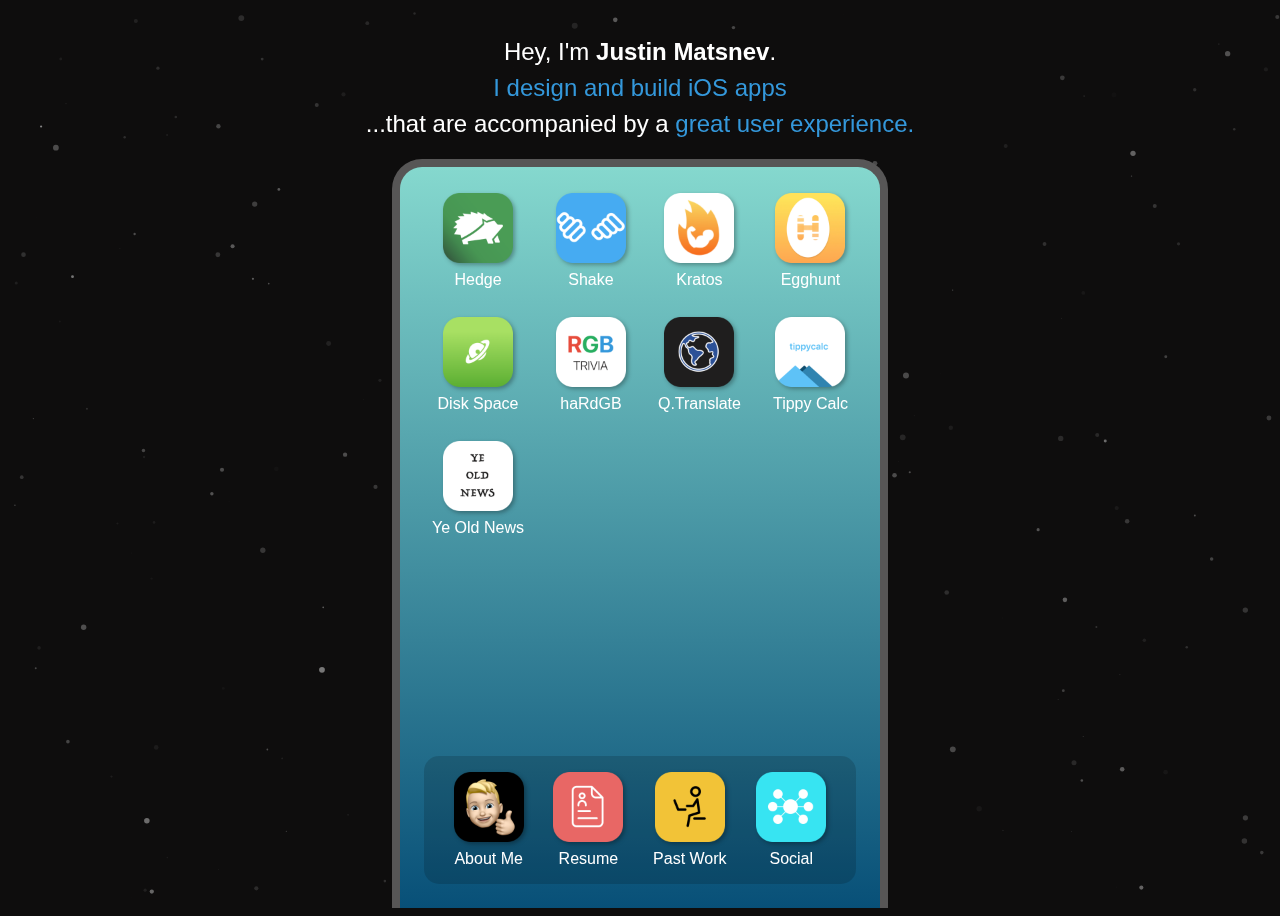
<file: index.html>
<!DOCTYPE html>
<html lang="en">
<head>
    <meta charset="UTF-8">
    <meta name="viewport" content="width=device-width, initial-scale=1.0">
    <link rel="stylesheet" type="text/css" href="css/main.css">
    <script src="main.js"></script>
    <script src="particles.js"></script>
    <title>Visiting Justin Matsnev</title>
</head>
<body>
    <div id="particles-js"></div>
    <div>
        <div id="intro">
            <h1 id="first-intro">Hey, I'm <b>Justin Matsnev</b>.</h1>
            <h1 id="secondary-intro">I design and build iOS apps</h1>
            <h1 id="tertiary-intro">...that are accompanied by a <span id="ux-title">great user experience.</span></h1>
        </div>
        <div id="iphone">
            <div class="grid-container">
                <div id="app" class="hedge-col-1">
                    <a id="app-title" href="hedge.html">
                        <img id="app-img" src="images/hedge.png" alt="Hedge Sports App">
                        Hedge
                    </a>
                </div>
                <div id="app" class="shake-col-2">
                    <a id="app-title" href="shake.html">
                        <img id="app-img" src="images/shake.png" alt="Shake App">
                        Shake
                    </a>
                </div>
                <div id="app" class="kratos-col-3">
                    <a id="app-title" href="kratos.html">
                        <img id="app-img" src="images/kratos.png" alt="Kratos App">
                        Kratos
                    </a>
                </div>
                <div id="app" class="eggseek-col-4">
                    <a id="app-title" href="eggseek.html">
                        <img id="app-img" src="images/eggseek.png" alt="Egghunt App">
                        Egghunt
                    </a>
                </div>
                <div id="app" class="diskspace-col-1">
                    <a id="app-title" href="diskspace.html">
                        <img id="app-img" src="images/diskspace.png" alt="Egghunt App">
                        Disk Space
                    </a>
                </div>
                <div id="app" class="rgb-col-2">
                    <a id="app-title" href="hardgb.html">
                        <img id="app-img" src="images/rgbtrivia.png" alt="Egghunt App">
                        haRdGB
                    </a>
                </div>
                <div id="app" class="qtranslate-col-3">
                    <a id="app-title" href="quicktranslate.html">
                        <img id="app-img" src="images/qtranslate.png" alt="Quick translate App">
                        Q.Translate
                    </a>
                </div>
                <div id="app" class="tippycalc-col-4">
                    <a id="app-title" href="tippycalc.html">
                        <img id="app-img" src="images/tippycalc.png" alt="TippyCalc App">
                        Tippy Calc
                    </a>
                </div>
                <div id="app" class="yeoldnews-col-1">
                    <a id="app-title" href="yeoldnews.html">
                        <img id="app-img" src="images/yeoldnews.png" alt="YeOldNews App">
                        Ye Old News
                    </a>
                </div>
            </div>

            <div class="dock-bar">
                <div id="app" class="aboutme-col-1">
                    <a id="app-title" href="aboutme.html">
                        <img id="app-img" src="images/me.png" alt="About me">
                        About Me
                    </a>
                </div>
                <div id="app" class="resume-col-2">
                    <a id="app-title" href="JustinMatsnev_iOSResume.pdf" target="_blank">
                        <img id="app-img" src="images/resume.png" alt="Resume">
                        Resume
                    </a>
                </div>
                <div id="app" class="pastwork-col-3">
                    <a id="app-title" href="work.html">
                        <img id="app-img" src="images/work.png" alt="Work">
                        Past Work
                    </a>
                </div>
                <div id="app" class="social-col-4">
                    <a id="app-title" href="social.html">
                        <img id="app-img" src="images/social.png" alt="Social">
                        Social
                    </a>
                </div>
            </div>
        </div>
    </div>
    <script src="main.js"></script>

</body>
</html>
</file>
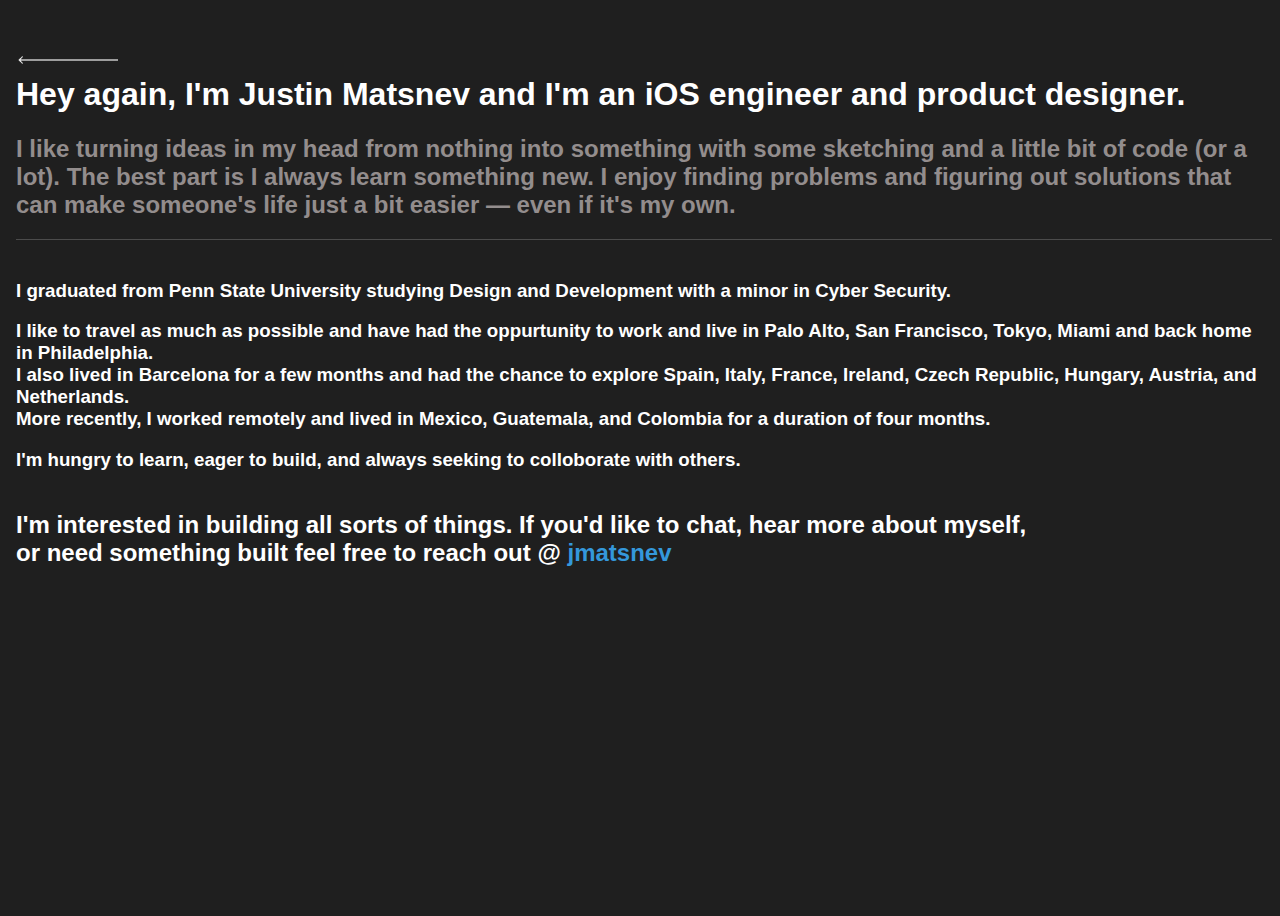
<file: aboutme.html>
<!DOCTYPE html>
<html lang="en">
<head>
    <meta charset="UTF-8">
    <meta name="viewport" content="width=device-width, initial-scale=1.0">
    <link rel="stylesheet" type="text/css" href="css/about.css">
    <title>About Justin</title>
</head>
<body>
    <a href="index.html">
        <img id="back-img" src="images/Arrow.png" alt="">
    </a>
    <h1>Hey again, I'm Justin Matsnev and I'm an iOS engineer and product designer.</h1>
    <h2 id="descrip">I like turning ideas in my head from nothing into something with some sketching and a little bit of code (or a lot).
         The best part is I always learn something new. I enjoy finding problems and figuring out solutions
         that can make someone's life just a bit easier — even if it's my own.</h2>
    <div id="seperator"></div>
    <h3>I graduated from Penn State University studying Design and Development with a minor in Cyber Security.</h3>
    <h3>I like to travel as much as possible and have had the oppurtunity to work and live in Palo Alto, San Francisco, Tokyo, Miami and
         back home in Philadelphia.<br>I also lived in Barcelona for a few months and had the chance to explore Spain, Italy, France, Ireland, Czech Republic,
          Hungary, Austria, and Netherlands.<br>More recently, I worked remotely and lived in Mexico, Guatemala, and Colombia for a duration of four months.</h3>
    <h3>I'm hungry to learn, eager to build, and always seeking to colloborate with others.</h3>
    
    <h2 id="chat">I'm interested in building all sorts of things. If you'd like to chat, hear more about myself, 
        <br>or need something built feel free to reach out @
        <a href="mailto:jmatsnev@gmail.com?subject=Hey! Nice to meet you">jmatsnev</a></h2>
</body>
</html>
</file>
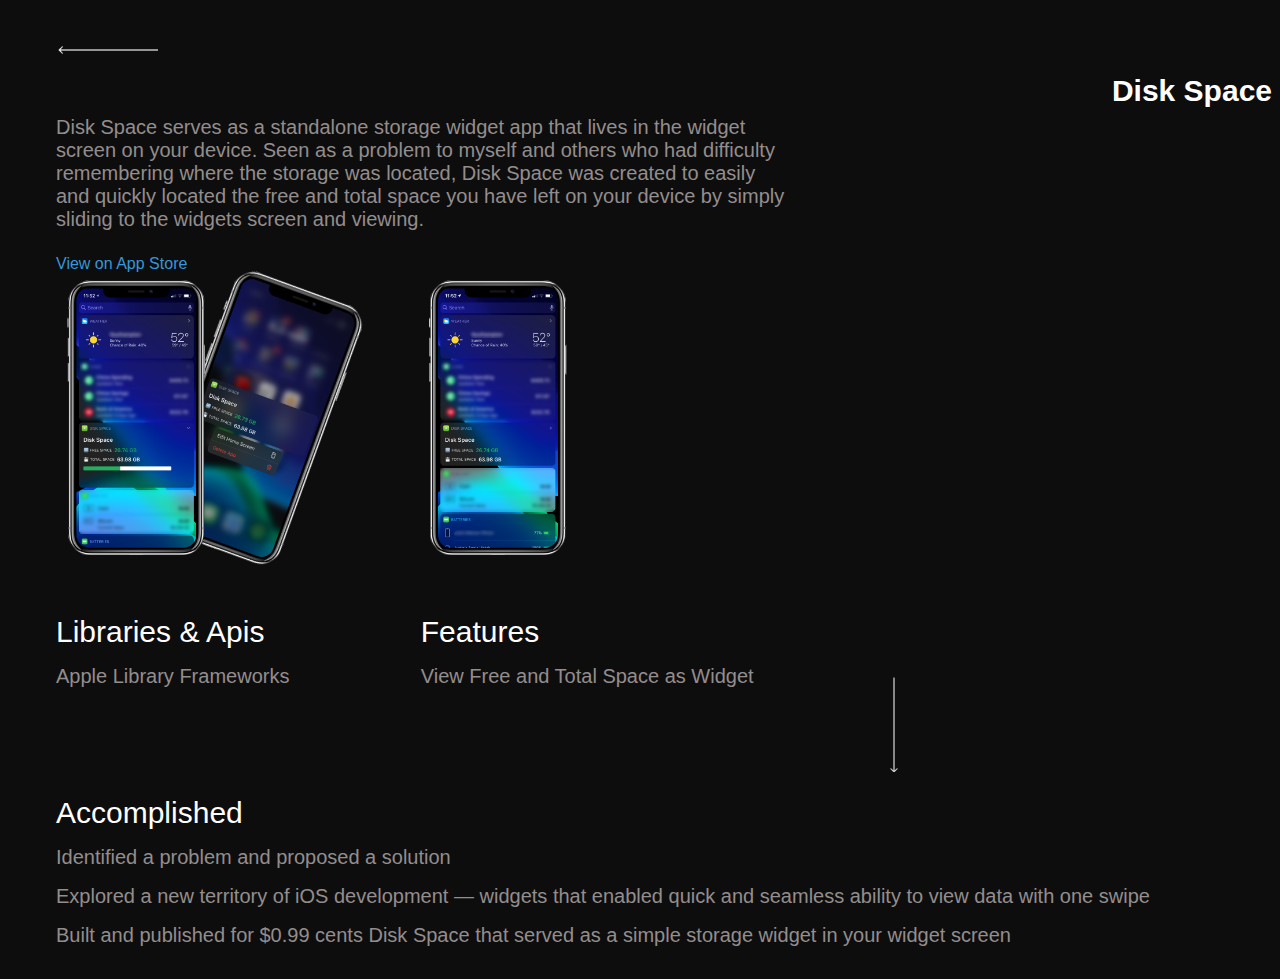
<file: diskspace.html>
<!DOCTYPE html>
<html lang="en">
<head>
    <meta charset="UTF-8">
    <meta name="viewport" content="width=device-width, initial-scale=1.0">
    <link rel="stylesheet" type="text/css" href="css/projects.css">
    <title>Disk Space App</title>
</head>
<body>
    <div id="container">
        <div id="header">
            <a href="index.html">
                <img id="back-img" src="images/Arrow.png" alt="">
            </a>
            <div id="title-logo">
                <span id="title">Disk Space</span>
            </div>
            <span id="descrip">Disk Space serves as a standalone storage widget app that lives in the widget screen on your device. Seen as a problem to myself
                                and others who had difficulty remembering where the storage was located, Disk Space was created to easily and quickly located
                                the free and total space you have left on your device by simply sliding to the widgets screen and viewing.</span>
            <a id="app-link" href="https://apps.apple.com/us/app/disk-space-widget/id1486426923" target="_blank">View on App Store</a>
        </div>
        <div id="mockup-body">
            <img id="mockup" src="images/diskspacemockup.png" alt="">
        </div>
        <div id="main">
            <div class="library-stack">
                <span id="sub-title">Libraries & Apis</span>
                <ul id="list">
                    <li>Apple Library Frameworks</li>
                </ul>
            </div>
            <div class="feature-stack">
                <span id="sub-title">Features</span>
                <ul id="tasks-list">
                    <li>View Free and Total Space as Widget</li>
                </ul>
            </div>
            <div>
                <img id="down-arrow" src="images/downarrow.png" alt="">
            </div>
        </div>
        <div class="task-stack">
            <span id="sub-title">Accomplished</span>
                <ul id="features-list">
                    <li>Identified a problem and proposed a solution</li>
                    <li>Explored a new territory of iOS development — widgets that enabled quick and seamless ability to view data with one swipe</li>
                    <li>Built and published for $0.99 cents Disk Space that served as a simple storage widget in your widget screen</li>
                </ul>
        </div>
    </div>
</body>
</html>
</file>
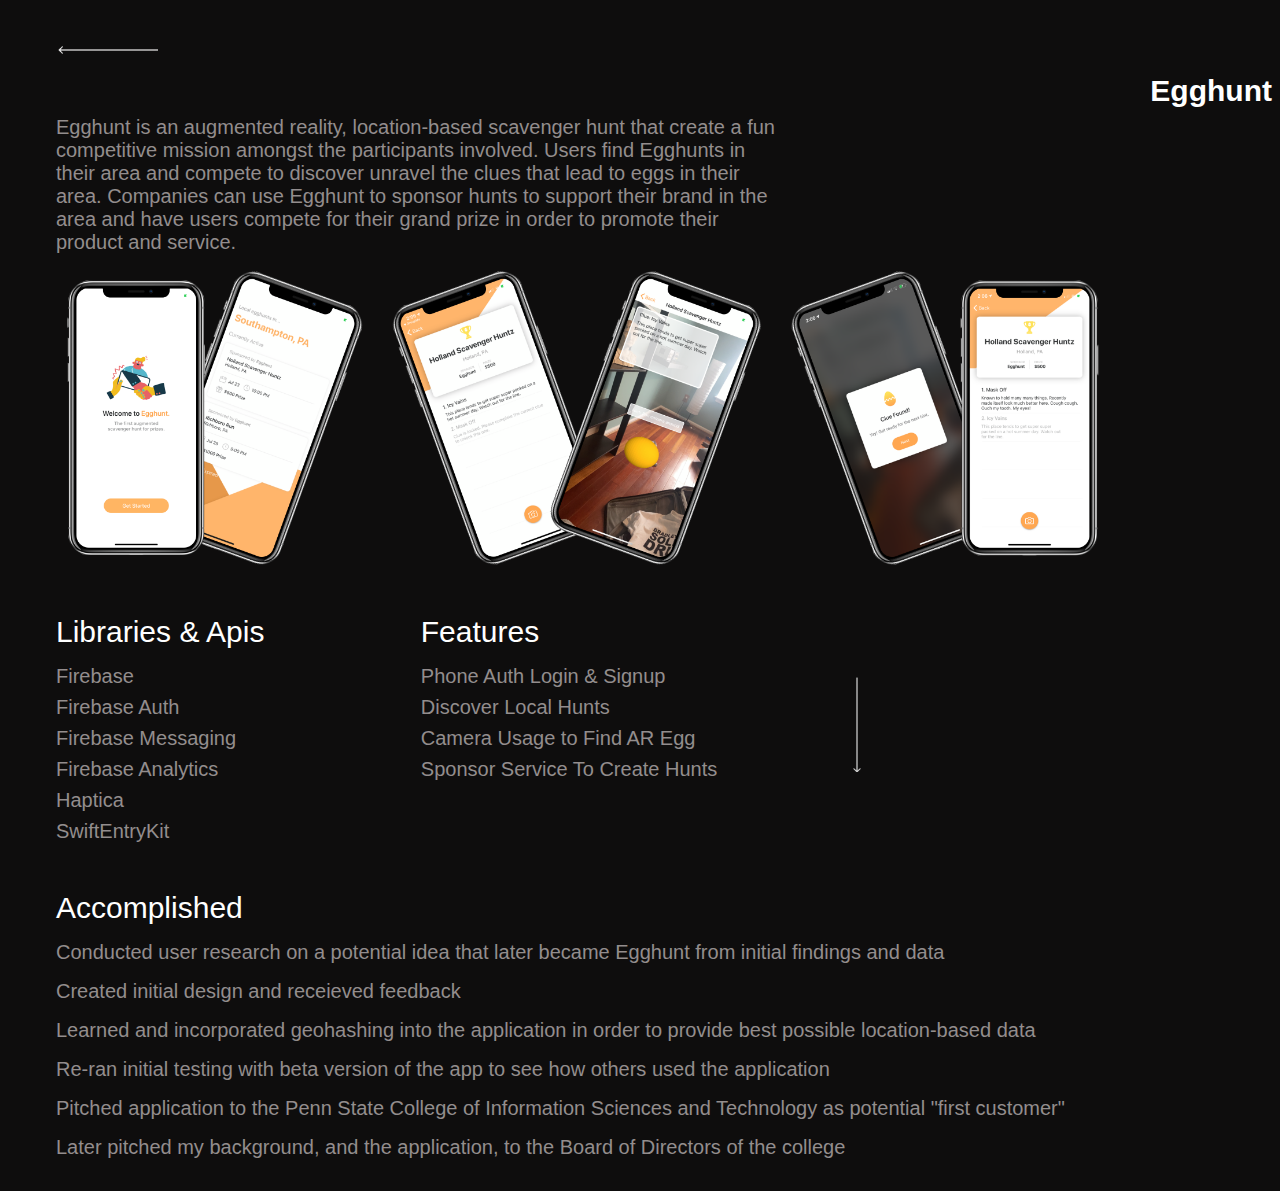
<file: eggseek.html>
<!DOCTYPE html>
<html lang="en">
<head>
    <meta charset="UTF-8">
    <meta name="viewport" content="width=device-width, initial-scale=1.0">
    <link rel="stylesheet" type="text/css" href="css/projects.css">
    <title>Egghunt App</title>
</head>
<body>
    <div id="container">
        <div id="header">
            <a href="index.html">
                <img id="back-img" src="images/Arrow.png" alt="">
            </a>
            <div id="title-logo">
                <!-- <img id="logo" src="images/newkratoslogo.png" alt=""> -->
                <span id="title">Egghunt</span>
            </div>
            <span id="descrip"> Egghunt is an augmented reality, location-based scavenger hunt that create a fun competitive 
                mission amongst the participants involved. Users find Egghunts in their area and compete to discover unravel the clues
                that lead to eggs in their area. Companies can use Egghunt to sponsor hunts to support their brand in the area and have users compete
                for their grand prize in order to promote their product and service.</span>
        </div>
        <div id="mockup-body">
            <img id="mockup" src="images/eggseekmockup.png" alt="">
        </div>
        <div id="main">
            <div class="library-stack">
                <span id="sub-title">Libraries & Apis</span>
                <ul id="list">
                    <li>Firebase</li>
                    <li>Firebase Auth</li>
                    <li>Firebase Messaging</li>
                    <li>Firebase Analytics</li>
                    <li>Haptica</li>
                    <li>SwiftEntryKit</li>
                </ul>
            </div>
            <div class="feature-stack">
                <span id="sub-title">Features</span>
                <ul id="tasks-list">
                    <li>Phone Auth Login & Signup</li>
                    <li>Discover Local Hunts</li>
                    <li>Camera Usage to Find AR Egg</li>
                    <li>Sponsor Service To Create Hunts</li>
                </ul>
            </div>
            <div>
                <img id="down-arrow" src="images/downarrow.png" alt="">
            </div>
        </div>
        <div class="task-stack">
            <span id="sub-title">Accomplished</span>
                <ul id="features-list">
                    <li>Conducted user research on a potential idea that later became Egghunt from initial findings and data</li>
                    <li>Created initial design and receieved feedback</li>
                    <li>Learned and incorporated <b>geohashing</b> into the application in order to provide best possible location-based data</li>
                    <li>Re-ran initial testing with beta version of the app to see how others used the application</li>
                    <li>Pitched application to the Penn State College of Information Sciences and Technology as potential "first customer"</li>
                    <li>Later pitched my background, and the application, to the Board of Directors of the college</li>
                </ul>
        </div>
    </div>
</body>
</html>
</file>
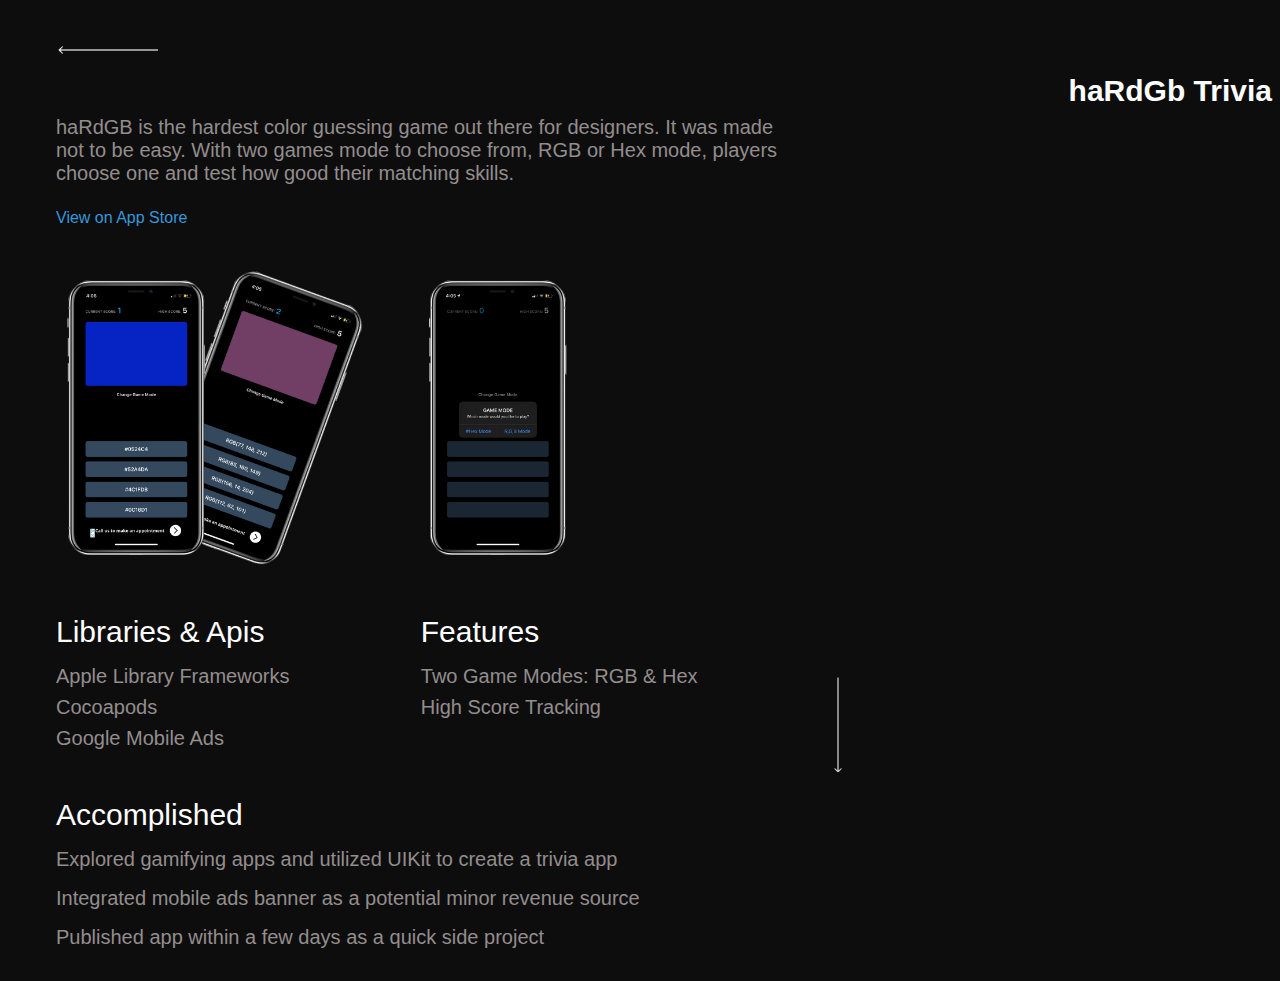
<file: hardgb.html>
<!DOCTYPE html>
<html lang="en">
<head>
    <meta charset="UTF-8">
    <meta name="viewport" content="width=device-width, initial-scale=1.0">
    <link rel="stylesheet" type="text/css" href="css/projects.css">
    <title>haRdGb Trivia App</title>
</head>
<body>
    <div id="container">
        <div id="header">
            <a href="index.html">
                <img id="back-img" src="images/Arrow.png" alt="">
            </a>
            <div id="title-logo">
                <span id="title">haRdGb Trivia</span>
            </div>
            <span id="descrip">haRdGB is the hardest color guessing game out there for designers. It was made not to be easy. With two games mode to choose from,
                                RGB or Hex mode, players choose one and test how good their matching skills.</span>
            <a id="app-link" href="https://apps.apple.com/us/app/hardgb/id1495093521" target="_blank">View on App Store</a>
        </div>
        <div id="mockup-body">
            <img id="mockup" src="images/rgbmockup.png" alt="">
        </div>
        <div id="main">
            <div class="library-stack">
                <span id="sub-title">Libraries & Apis</span>
                <ul id="list">
                    <li>Apple Library Frameworks</li>
                    <li>Cocoapods</li>
                    <li>Google Mobile Ads</li>
                </ul>
            </div>
            <div class="feature-stack">
                <span id="sub-title">Features</span>
                <ul id="tasks-list">
                    <li>Two Game Modes: RGB & Hex</li>
                    <li>High Score Tracking</li>
                </ul>
            </div>
            <div>
                <img id="down-arrow" src="images/downarrow.png" alt="">
            </div>
        </div>
        <div class="task-stack">
            <span id="sub-title">Accomplished</span>
                <ul id="features-list">
                    <li>Explored gamifying apps and utilized UIKit to create a trivia app</li>
                    <li>Integrated mobile ads banner as a potential minor revenue source</li>
                    <li>Published app within a few days as a quick side project</li>
                </ul>
        </div>
    </div>
</body>
</html>
</file>
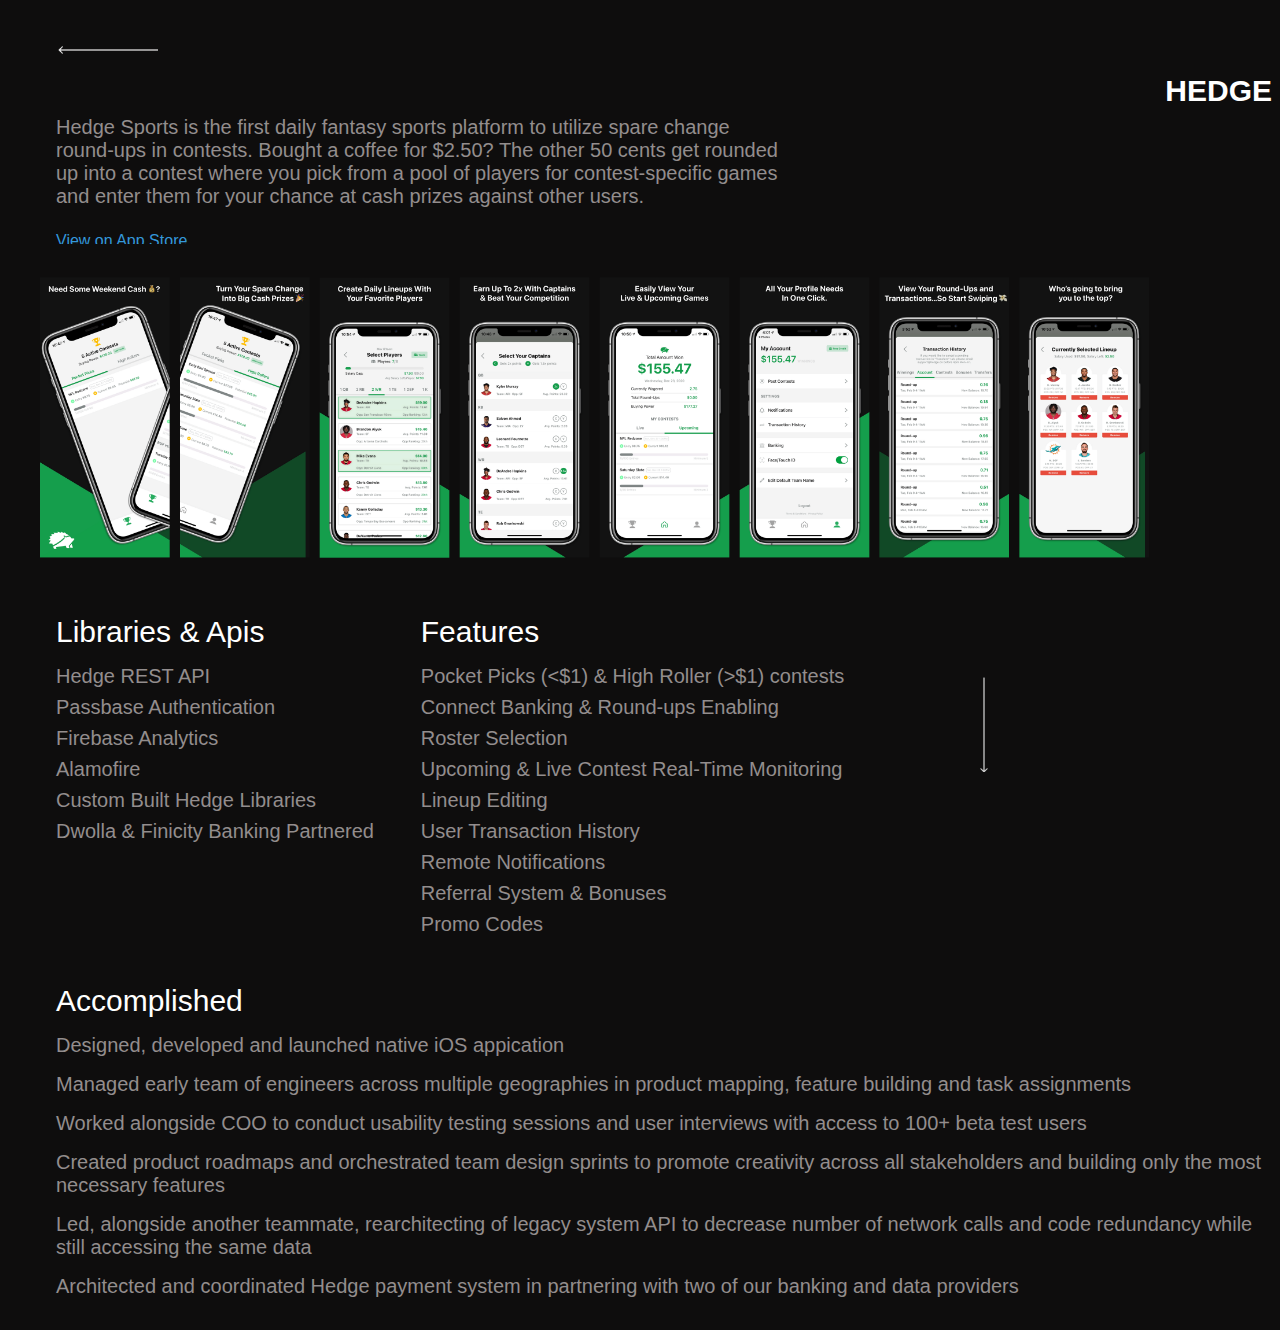
<file: hedge.html>
<!DOCTYPE html>
<html lang="en">
<head>
    <meta charset="UTF-8">
    <meta name="viewport" content="width=device-width, initial-scale=1.0">
    <link rel="stylesheet" type="text/css" href="css/projects.css">
    <title>Hedge</title>
</head>
<body>
    <div>
        <div id="header">
            <a href="index.html">
                <img id="back-img" src="images/Arrow.png" alt="">
            </a>
            <div id="title-logo">
                <!-- <img id="logo" src="images/newkratoslogo.png" alt=""> -->
                <span id="title">HEDGE</span>
            </div>
            <span id="descrip">Hedge Sports is the first daily fantasy sports platform to utilize spare change round-ups in contests. Bought a coffee
                for $2.50? The other 50 cents get rounded up into a contest where you pick from a pool of players for contest-specific games and enter them for your chance at cash prizes against other users. 
            </span>
            <a id="app-link" href="https://apps.apple.com/us/app/hedge-win-with-spare-change/id1526152598" target="_blank">View on App Store</a>
        </div>
        <div id="mockup-body">
            <img id="mockup" src="images/hedge-mockup.png" alt="">
        </div>
        <div id="main">
            <div class="library-stack">
                <span id="sub-title">Libraries & Apis</span>
                <ul id="list">
                    <li>Hedge REST API</li>
                    <li>Passbase Authentication</li>
                    <li>Firebase Analytics</li>
                    <li>Alamofire</li>
                    <li>Custom Built Hedge Libraries</li>
                    <li>Dwolla & Finicity Banking Partnered</li>
                </ul>
            </div>
            <div class="feature-stack">
                <span id="sub-title">Features</span>
                <ul id="tasks-list">
                    <li>Pocket Picks (<$1) & High Roller (>$1) contests</li>
                    <li>Connect Banking & Round-ups Enabling</li>
                    <li>Roster Selection</li>
                    <li>Upcoming & Live Contest Real-Time Monitoring </li>
                    <li>Lineup Editing</li>
                    <li>User Transaction History</li>
                    <li>Remote Notifications</li>
                    <li>Referral System & Bonuses</li>
                    <li>Promo Codes</li>
                </ul>
            </div>
            <div>
                <img id="down-arrow" src="images/downarrow.png" alt="">
            </div>
        </div>
        <div class="task-stack">
            <span id="sub-title">Accomplished</span>
                <ul id="features-list">
                    <li>Designed, developed and launched native iOS appication</li>
                    <li>Managed early team of engineers across multiple geographies in product mapping, feature building and task assignments</li>
                    <li>Worked alongside COO to conduct usability testing sessions and user interviews with access to 100+ beta test users</li>
                    <li>Created product roadmaps and orchestrated team design sprints to promote creativity across all stakeholders and building only the most necessary features</li>
                    <li>Led, alongside another teammate, rearchitecting of legacy system API to decrease number of network calls and code redundancy while still accessing the same data</li>
                    <li>Architected and coordinated Hedge payment system in partnering with two of our banking and data providers</li>
                </ul>
        </div>
    </div>
</body>
</html>
</file>
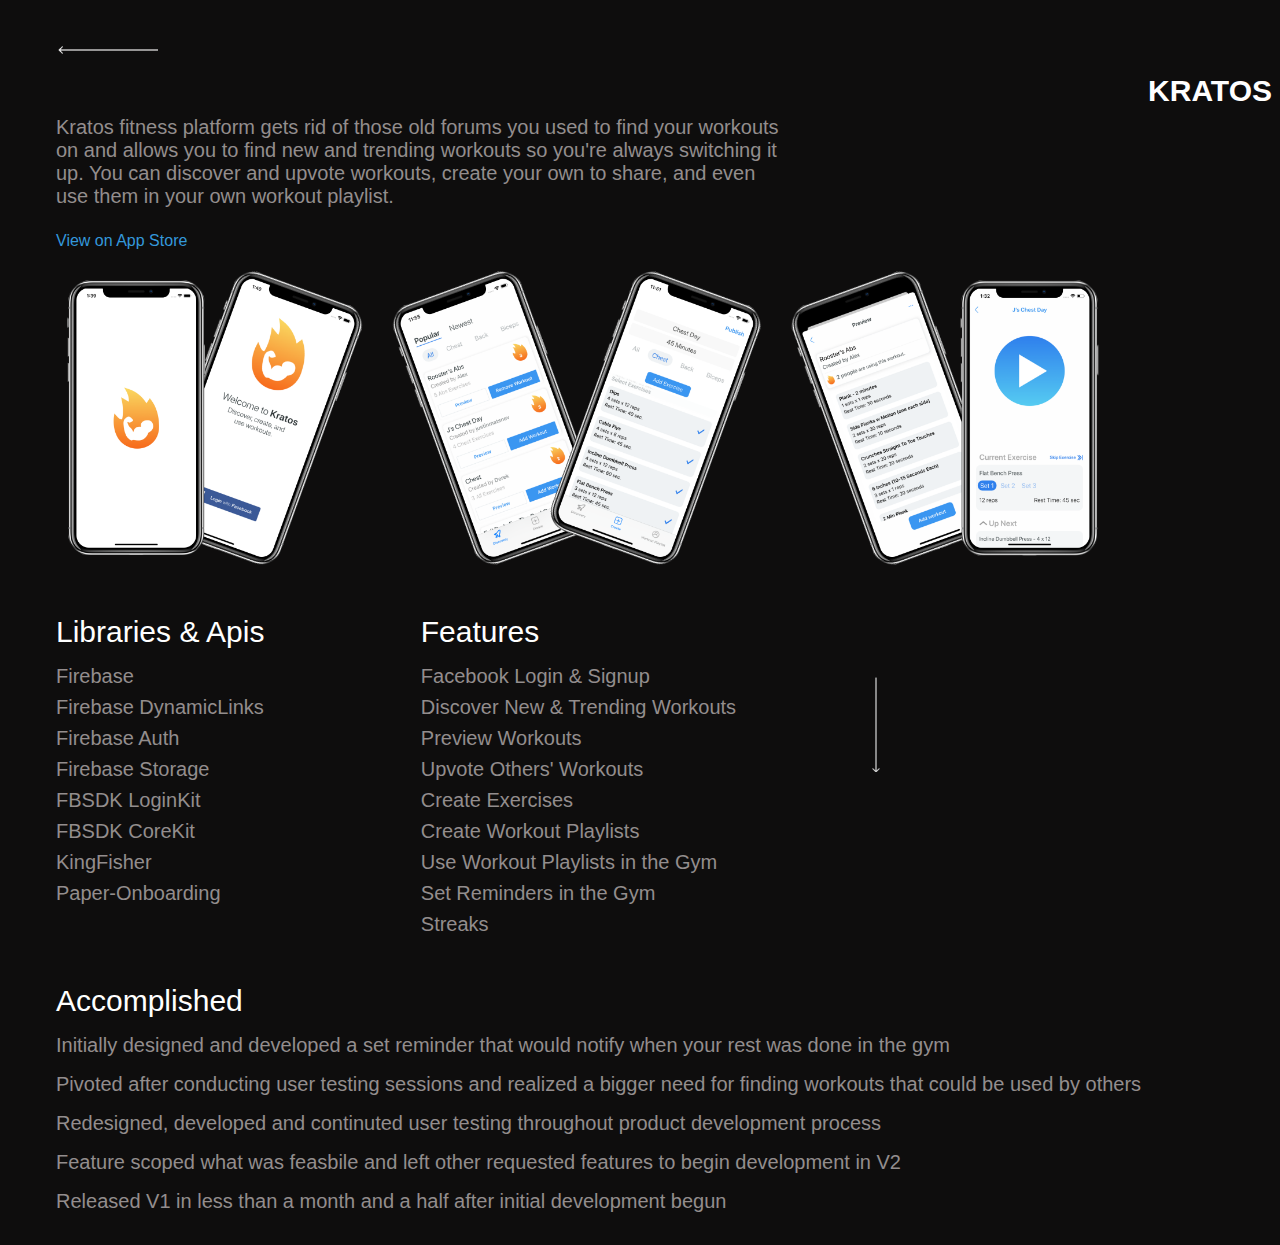
<file: kratos.html>
<!DOCTYPE html>
<html lang="en">
<head>
    <meta charset="UTF-8">
    <meta name="viewport" content="width=device-width, initial-scale=1.0">
    <link rel="stylesheet" type="text/css" href="css/projects.css">
    <title>Kratos App</title>
</head>
<body>
    <div id="container">
        <div id="header">
            <a href="index.html">
                <img id="back-img" src="images/Arrow.png" alt="">
            </a>
            <div id="title-logo">
                <!-- <img id="logo" src="images/newkratoslogo.png" alt=""> -->
                <span id="title">KRATOS</span>
            </div>
            <span id="descrip">Kratos fitness platform gets rid of those old forums you 
                used to find your workouts on and allows you to find new and trending workouts so you're always switching it up.
                You can discover and upvote workouts, create your own to share, and even use them in your own workout playlist.</span>
            <a id="app-link" href="https://apps.apple.com/us/app/kratos-fitness-platform/id1414017269" target="_blank">View on App Store</a>
        </div>
        <div id="mockup-body">
            <img id="mockup" src="images/kratosmockup.png" alt="">
        </div>
        <div id="main">
            <div class="library-stack">
                <span id="sub-title">Libraries & Apis</span>
                <ul id="list">
                    <li>Firebase</li>
                    <li>Firebase DynamicLinks</li>
                    <li>Firebase Auth</li>
                    <li>Firebase Storage</li>
                    <li>FBSDK LoginKit</li>
                    <li>FBSDK CoreKit</li>
                    <li>KingFisher</li>
                    <li>Paper-Onboarding</li>
                </ul>
            </div>
            <div class="feature-stack">
                <span id="sub-title">Features</span>
                <ul id="tasks-list">
                    <li>Facebook Login & Signup</li>
                    <li>Discover New & Trending Workouts</li>
                    <li>Preview Workouts</li>
                    <li>Upvote Others' Workouts</li>
                    <li>Create Exercises</li>
                    <li>Create Workout Playlists</li>
                    <li>Use Workout Playlists in the Gym</li>
                    <li>Set Reminders in the Gym</li>
                    <li>Streaks</li>
                </ul>
            </div>
            <div>
                <img id="down-arrow" src="images/downarrow.png" alt="">
            </div>
        </div>
        <div class="task-stack">
            <span id="sub-title">Accomplished</span>
                <ul id="features-list">
                    <li>Initially designed and developed a set reminder that would notify when your rest was done in the gym</li>
                    <li>Pivoted after conducting user testing sessions and realized a bigger need for finding workouts that could
                        be used by others</li>
                    <li>Redesigned, developed and continuted user testing throughout product development process</li>
                    <li>Feature scoped what was feasbile and left other requested features to begin development in V2</li>
                    <li>Released V1 in less than a month and a half after initial development begun</li>
                </ul>
        </div>
    </div>
</body>
</html>
</file>
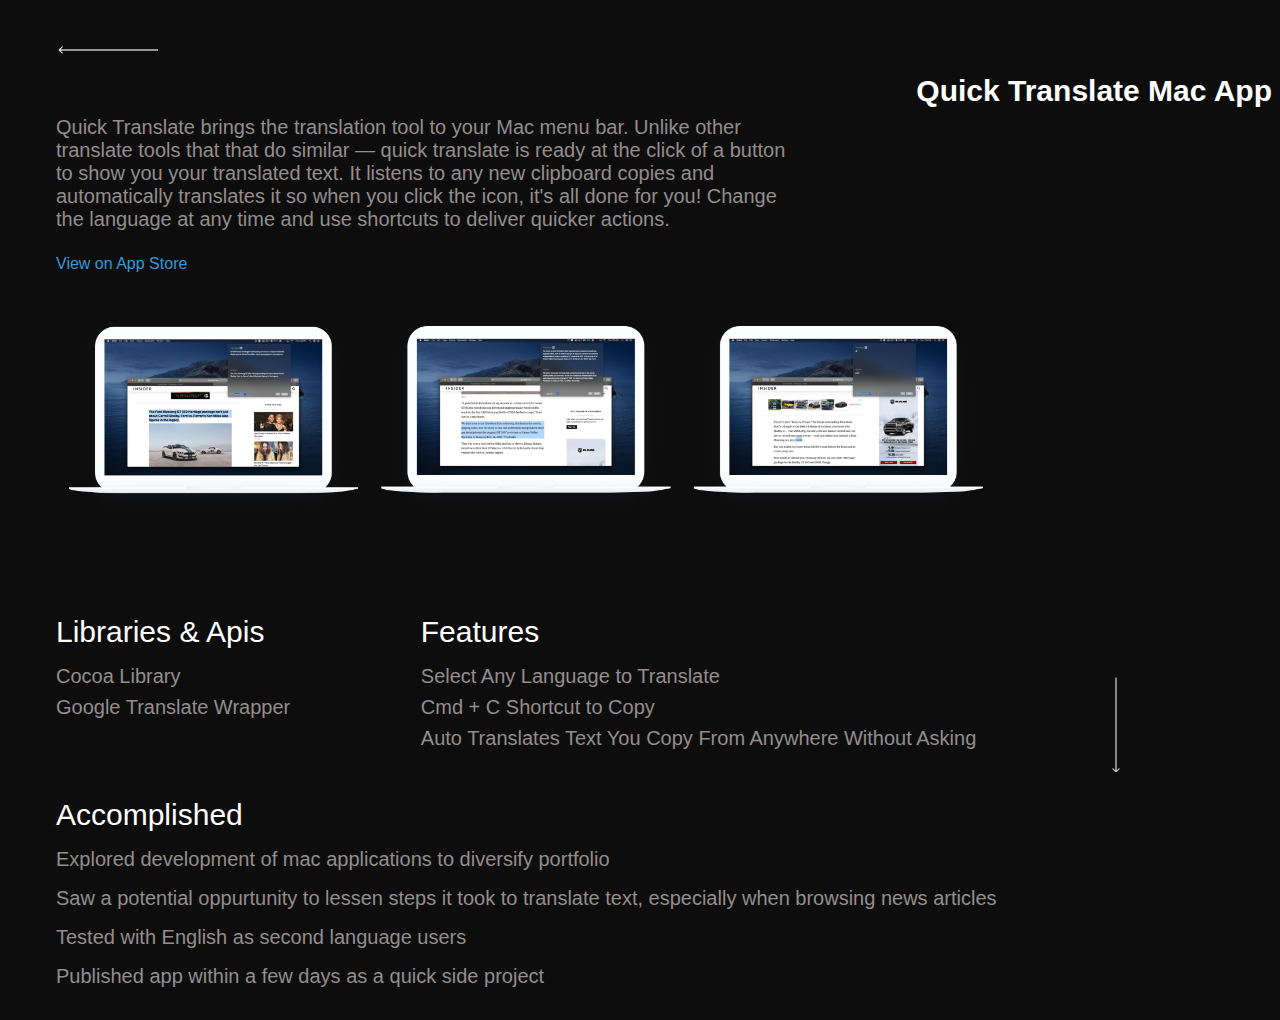
<file: quicktranslate.html>
<!DOCTYPE html>
<html lang="en">
<head>
    <meta charset="UTF-8">
    <meta name="viewport" content="width=device-width, initial-scale=1.0">
    <link rel="stylesheet" type="text/css" href="css/projects.css">
    <title>Quick Translate App</title>
</head>
<body>
    <div id="container">
        <div id="header">
            <a href="index.html">
                <img id="back-img" src="images/Arrow.png" alt="">
            </a>
            <div id="title-logo">
                <span id="title">Quick Translate Mac App</span>
            </div>
            <span id="descrip">Quick Translate brings the translation tool to your Mac menu bar. Unlike other translate tools that 
                                that do similar — quick translate is ready at the click of a button to show you your translated text.
                                It listens to any new clipboard copies and automatically translates it so when you click the icon, it's all done for you!
                                Change the language at any time and use shortcuts to deliver quicker actions.</span>
            <a id="app-link" href="https://apps.apple.com/us/app/quicktranslate-status-bar/id1492024188?mt=12" target="_blank">View on App Store</a>
        </div>
        <div id="mockup-body">
            <img id="mockup" src="images/qtranslatemockup.png" alt="">
        </div>
        <div id="main">
            <div class="library-stack">
                <span id="sub-title">Libraries & Apis</span>
                <ul id="list">
                    <li>Cocoa Library</li>
                    <li>Google Translate Wrapper</li>
                </ul>
            </div>
            <div class="feature-stack">
                <span id="sub-title">Features</span>
                <ul id="tasks-list">
                    <li>Select Any Language to Translate</li>
                    <li>Cmd + C Shortcut to Copy</li>
                    <li>Auto Translates Text You Copy From Anywhere Without Asking</li>
                </ul>
            </div>
            <div>
                <img id="down-arrow" src="images/downarrow.png" alt="">
            </div>
        </div>
        <div class="task-stack">
            <span id="sub-title">Accomplished</span>
                <ul id="features-list">
                    <li>Explored development of mac applications to diversify portfolio</li>
                    <li>Saw a potential oppurtunity to lessen steps it took to translate text, especially when browsing news articles</li>
                    <li>Tested with English as second language users</li>
                    <li>Published app within a few days as a quick side project</li>
                </ul>
        </div>
    </div>
</body>
</html>
</file>
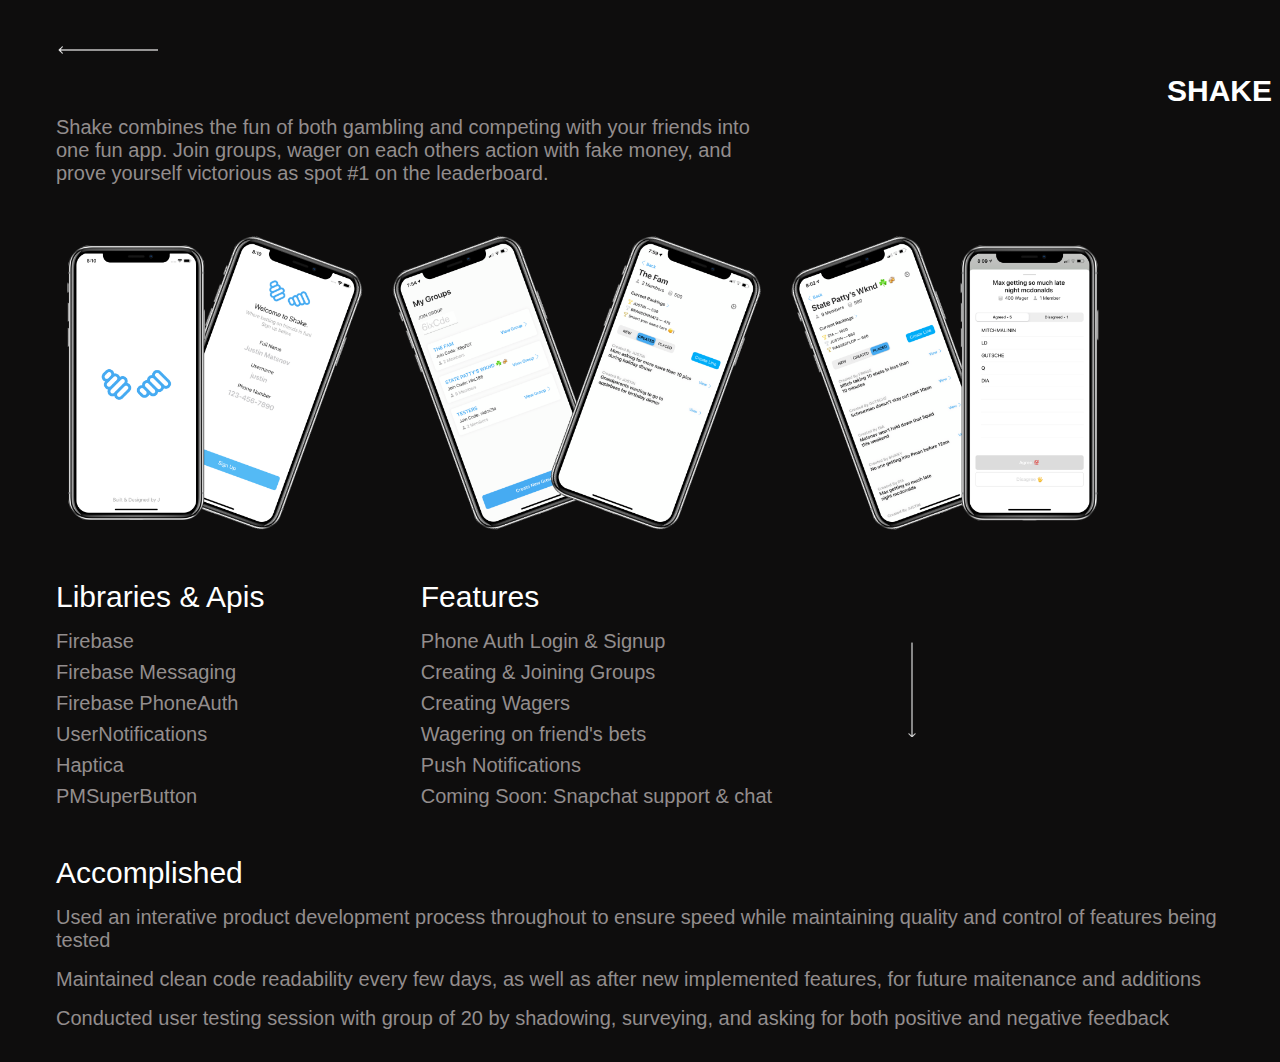
<file: shake.html>
<!DOCTYPE html>
<html lang="en">
<head>
    <meta charset="UTF-8">
    <meta name="viewport" content="width=device-width, initial-scale=1.0">
    <link rel="stylesheet" type="text/css" href="css/projects.css">
    <title>Shake App</title>
</head>
<body>
    <div id="container">
        <div id="header">
            <a href="index.html">
                <img id="back-img" src="images/Arrow.png" alt="">
            </a>
            <div id="title-logo">
                <!-- <img id="logo" src="images/newshakelogo.png" alt=""> -->
                <span id="title">SHAKE</span>
            </div>
            <span id="descrip">Shake combines the fun of both gambling and competing with your friends into one fun app.
                Join groups, wager on each others action with fake money, and prove yourself victorious as spot
                #1 on the leaderboard.</span>
        </div>
        <div id="mockup-body">
            <img id="mockup" src="images/shakemockup@2x.png" alt="">
        </div>
        <div id="main">
            <div class="library-stack">
                <span id="sub-title">Libraries & Apis</span>
                <ul id="list">
                    <li>Firebase</li>
                    <li>Firebase Messaging</li>
                    <li>Firebase PhoneAuth</li>
                    <li>UserNotifications</li>
                    <li>Haptica</li>
                    <li>PMSuperButton</li>
                </ul>
            </div>
            <div class="feature-stack">
                <span id="sub-title">Features</span>
                <ul id="tasks-list">
                    <li>Phone Auth Login & Signup</li>
                    <li>Creating & Joining Groups</li>
                    <li>Creating Wagers</li>
                    <li>Wagering on friend's bets</li>
                    <li>Push Notifications</li>
                    <li>Coming Soon: Snapchat support & chat</li>
                </ul>
            </div>
            <div>
                <img id="down-arrow" src="images/downarrow.png" alt="">
            </div>
        </div>
        <div class="task-stack">
            <span id="sub-title">Accomplished</span>
                <ul id="features-list">
                    <li>Used an interative product development process throughout to ensure speed
                        while maintaining quality and control of features being tested</li>
                    <li>Maintained clean code readability every few days, as well as after new
                        implemented features, for future maitenance and additions</li>
                    <li>Conducted user testing session with group of 20 by shadowing, surveying,
                        and asking for both positive and negative feedback</li>
                </ul>
        </div>
    </div>
</body>
</html>
</file>
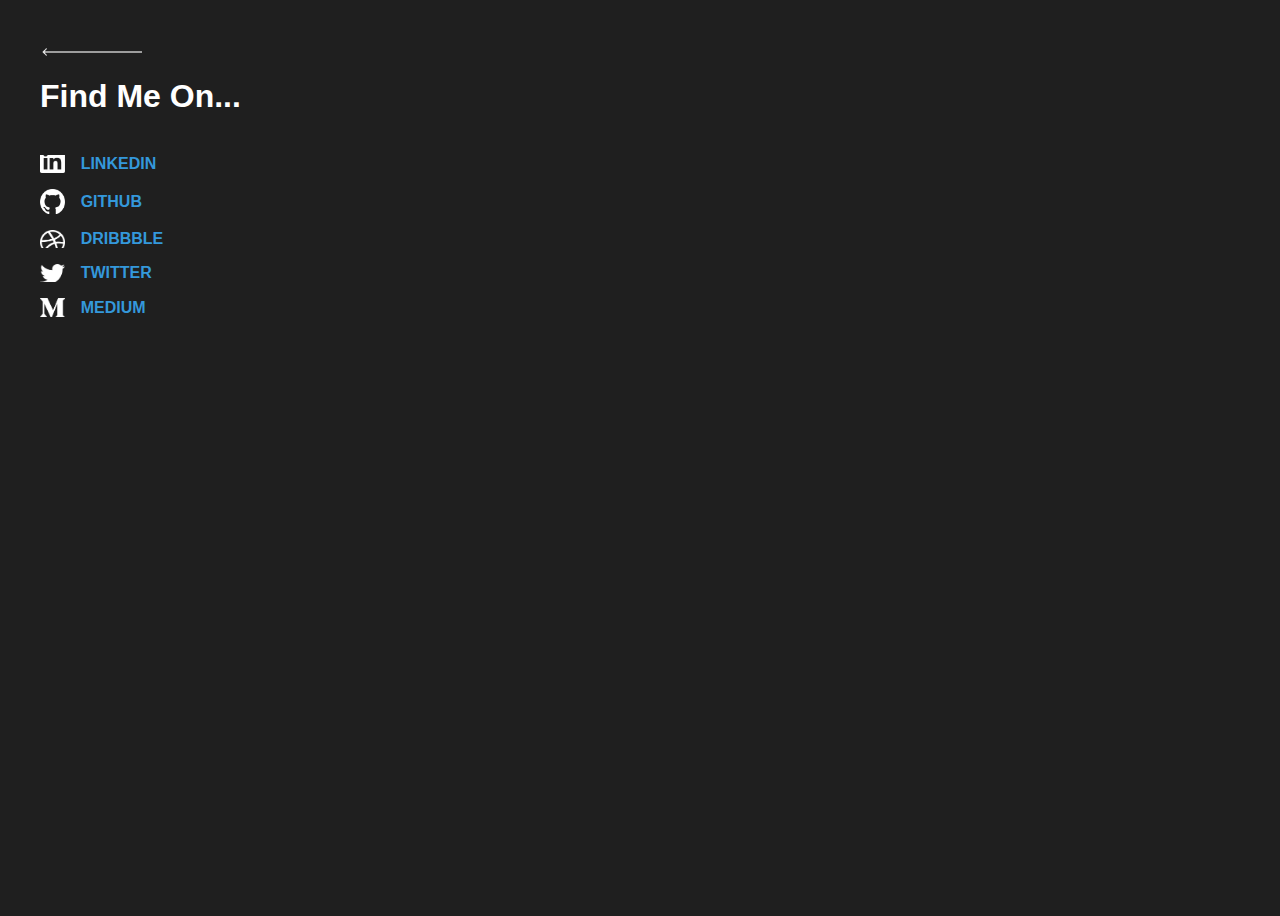
<file: social.html>
<!DOCTYPE html>
<html lang="en">
<head>
    <meta charset="UTF-8">
    <meta name="viewport" content="width=device-width, initial-scale=1.0">
    <link rel="stylesheet" type="text/css" href="css/social.css">
    <title>Justin's Social</title>
</head>
<body>
    <div>
        <a href="index.html">
            <img id="back-img" src="images/Arrow.png" alt="">
        </a>
    </div>
    <div>
        <h1>Find Me On...</h1>
        <a href="https://linkedin.com/in/justinmatsnev"  target="_blank">
            <img src="images/linkedin.png" alt="LINKEDIN">
            <span>LINKEDIN</span>
        </a>
        <a href="https://github.com/Jmats17"  target="_blank">
            <img src="images/github.png" alt="GITHUB">
            <span>GITHUB</span>
        </a>
        <a href="https://dribbble.com/justinmatsnev"  target="_blank">
            <img src="images/dribbble.png" alt="DRIBBBLE">
            <span>DRIBBBLE</span>
        </a>
        <a href="https://twitter.com/justinmatsnev"  target="_blank">
            <img src="images/twitter.png" alt="LinkedIn">
            <span>TWITTER</span>
        </a>
        <a href="https://medium.com/@justinmatsnev"  target="_blank">
            <img src="images/medium.png" alt="MEDIUM">
            <span>MEDIUM</span>
        </a>
    </div>
</body>
</html>
</file>
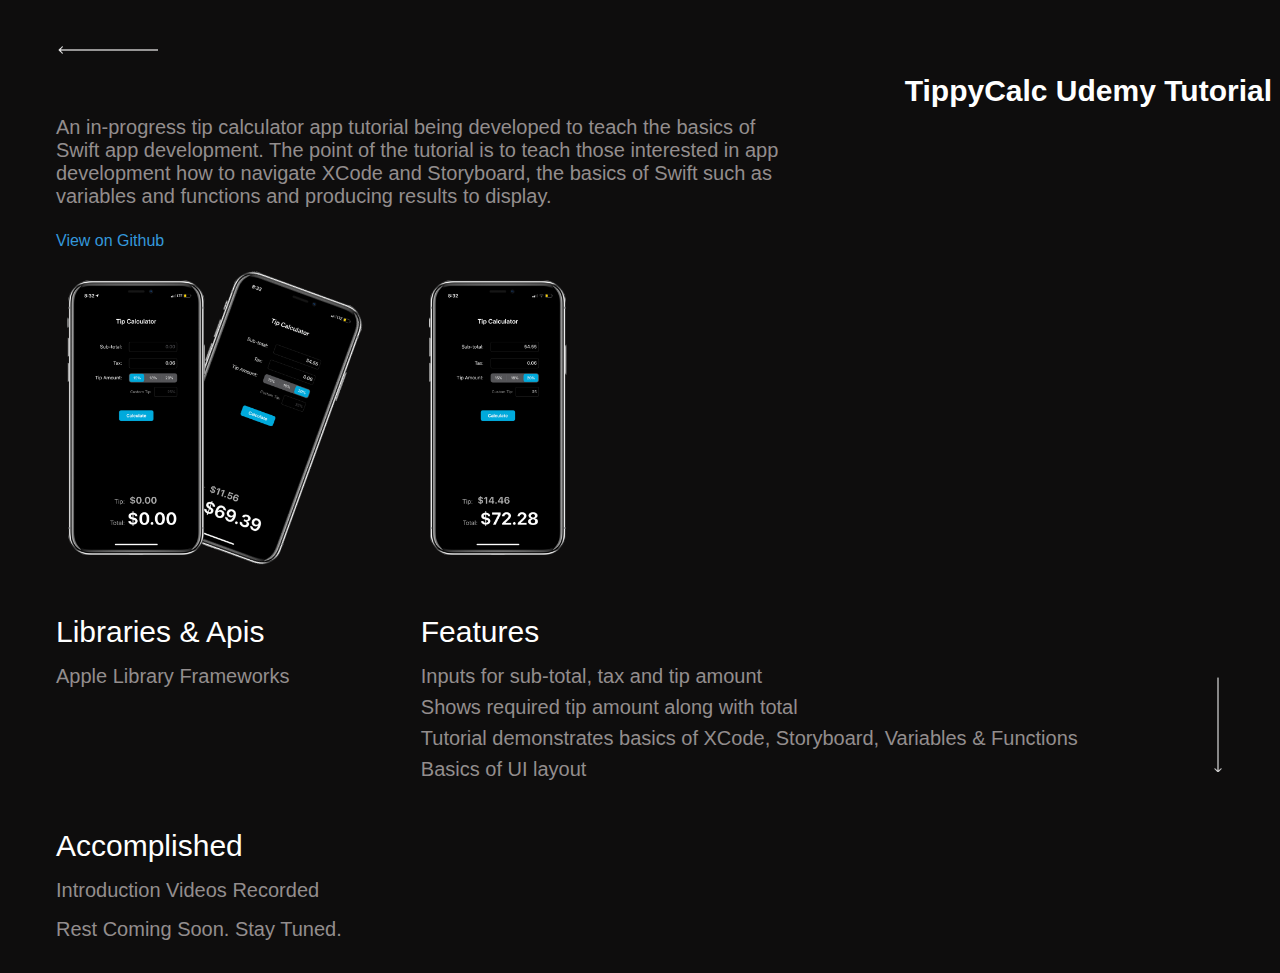
<file: tippycalc.html>
<!DOCTYPE html>
<html lang="en">
<head>
    <meta charset="UTF-8">
    <meta name="viewport" content="width=device-width, initial-scale=1.0">
    <link rel="stylesheet" type="text/css" href="css/projects.css">
    <title>TippyCalc App</title>
</head>
<body>
    <div id="container">
        <div id="header">
            <a href="index.html">
                <img id="back-img" src="images/Arrow.png" alt="">
            </a>
            <div id="title-logo">
                <span id="title">TippyCalc Udemy Tutorial</span>
            </div>
            <span id="descrip">An in-progress tip calculator app tutorial being developed to teach the basics of Swift app development. The point of
                                the tutorial is to teach those interested in app development how to navigate XCode and Storyboard, the basics of Swift
                                such as variables and functions and producing results to display.</span>
            <a id="app-link" href="https://github.com/Jmats17/TippyCalc" target="_blank">View on Github</a>
        </div>
        <div id="mockup-body">
            <img id="mockup" src="images/tippycalcmockup.png" alt="">
        </div>
        <div id="main">
            <div class="library-stack">
                <span id="sub-title">Libraries & Apis</span>
                <ul id="list">
                    <li>Apple Library Frameworks</li>
                </ul>
            </div>
            <div class="feature-stack">
                <span id="sub-title">Features</span>
                <ul id="tasks-list">
                    <li>Inputs for sub-total, tax and tip amount</li>
                    <li>Shows required tip amount along with total</li>
                    <li>Tutorial demonstrates basics of XCode, Storyboard, Variables & Functions</li>
                    <li>Basics of UI layout</li>
                </ul>
            </div>
            <div>
                <img id="down-arrow" src="images/downarrow.png" alt="">
            </div>
        </div>
        <div class="task-stack">
            <span id="sub-title">Accomplished</span>
                <ul id="features-list">
                    <li>Introduction Videos Recorded</li>
                    <li>Rest Coming Soon. Stay Tuned.</li>
                </ul>
        </div>
    </div>
</body>
</html>
</file>
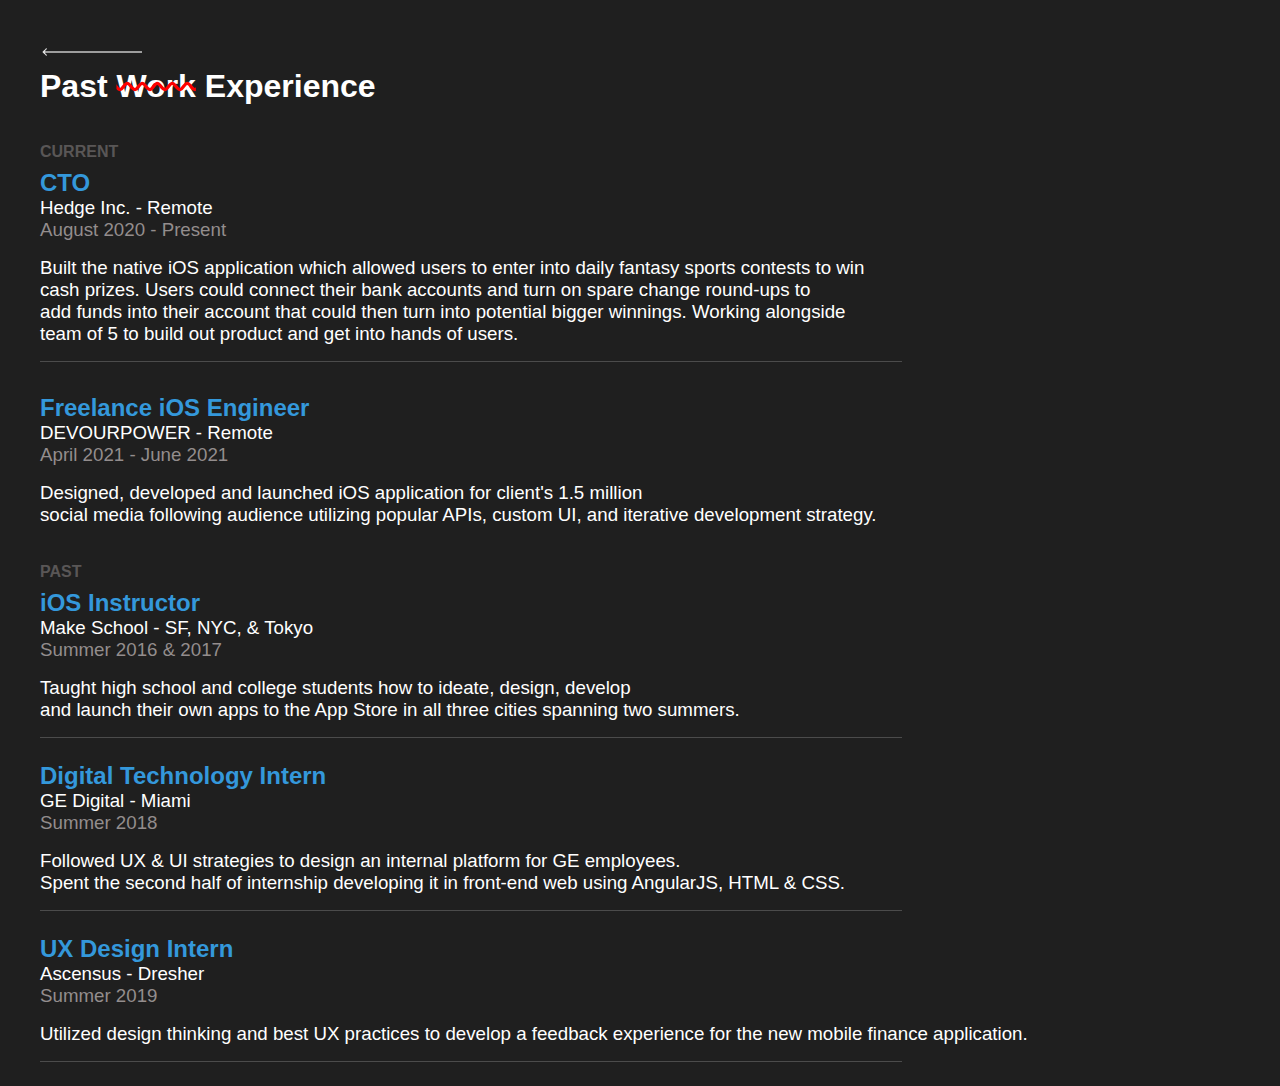
<file: work.html>
<!DOCTYPE html>
<html lang="en">
<head>
    <meta charset="UTF-8">
    <meta name="viewport" content="width=device-width, initial-scale=1.0">
    <link rel="stylesheet" type="text/css" href="css/work.css">

    <title>Past Work</title>
</head>
<body>
  <a href="index.html">
    <img id="back-img" src="images/Arrow.png" alt="">
  </a>
  <h1>Past <strike>Work</strike> Experience</h1>
    <div id="work-rows">
      <div id="work-cell" class="current">
        <h4>CURRENT</h4>
        <h2>CTO</h2>
        <h3 id="work-location">Hedge Inc. - Remote</h3>
        <h3 id="work-period">August 2020 - Present</h3>
        <h3 id="work-descrip">Built the native iOS application which allowed users to enter into daily fantasy sports contests to win<br>cash prizes.
          Users could connect their bank accounts and turn on spare change round-ups to<br>add funds into their account that could then turn into potential bigger winnings. Working alongside<br>team of 5 to build out product and get into hands of users.  
        </h3>
        <div id="seperator"></div>
      </div>
      <div id="work-cell" class="current-1">
        <h2>Freelance iOS Engineer</h2>
        <h3 id="work-location">DEVOURPOWER - Remote</h3>
        <h3 id="work-period">April 2021 - June 2021</h3>
        <h3 id="work-descrip">Designed, developed and launched iOS application for client's 1.5 million<br>social media following audience utilizing popular APIs, custom UI, and iterative development strategy.
        </h3>
      </div>
      <div id="work-cell" class="cell-1">
        <h4>PAST</h4>
        <h2>iOS Instructor</h2>
        <h3 id="work-location">Make School - SF, NYC, & Tokyo</h3>
        <h3 id="work-period">Summer 2016 & 2017</h3>
        <h3 id="work-descrip">Taught high school and college students how to ideate, design, develop<br>
          and launch their own apps to the App Store in all three cities spanning two summers.</h3>
        <div id="seperator"></div>
      </div>
      <div id="work-cell" class="cell-2">
        <h2>Digital Technology Intern</h2>
        <h3 id="work-location">GE Digital - Miami</h3>
        <h3 id="work-period">Summer 2018</h3>
        <h3 id="work-descrip">Followed UX & UI strategies to design an internal platform for GE employees.<br>
          Spent the second half of internship developing it in front-end web using AngularJS, HTML & CSS.</h3>
        <div id="seperator"></div>
      </div>
      <div id="work-cell" class="cell-3">
        <h2>UX Design Intern</h2>
        <h3 id="work-location">Ascensus - Dresher</h3>
        <h3 id="work-period">Summer 2019</h3>
        <h3 id="work-descrip">Utilized design thinking and best UX practices to
          develop a feedback experience for the new mobile finance application.</h3>
        <div id="seperator"></div>
      </div>
    </div>
</body>
</html>
</file>
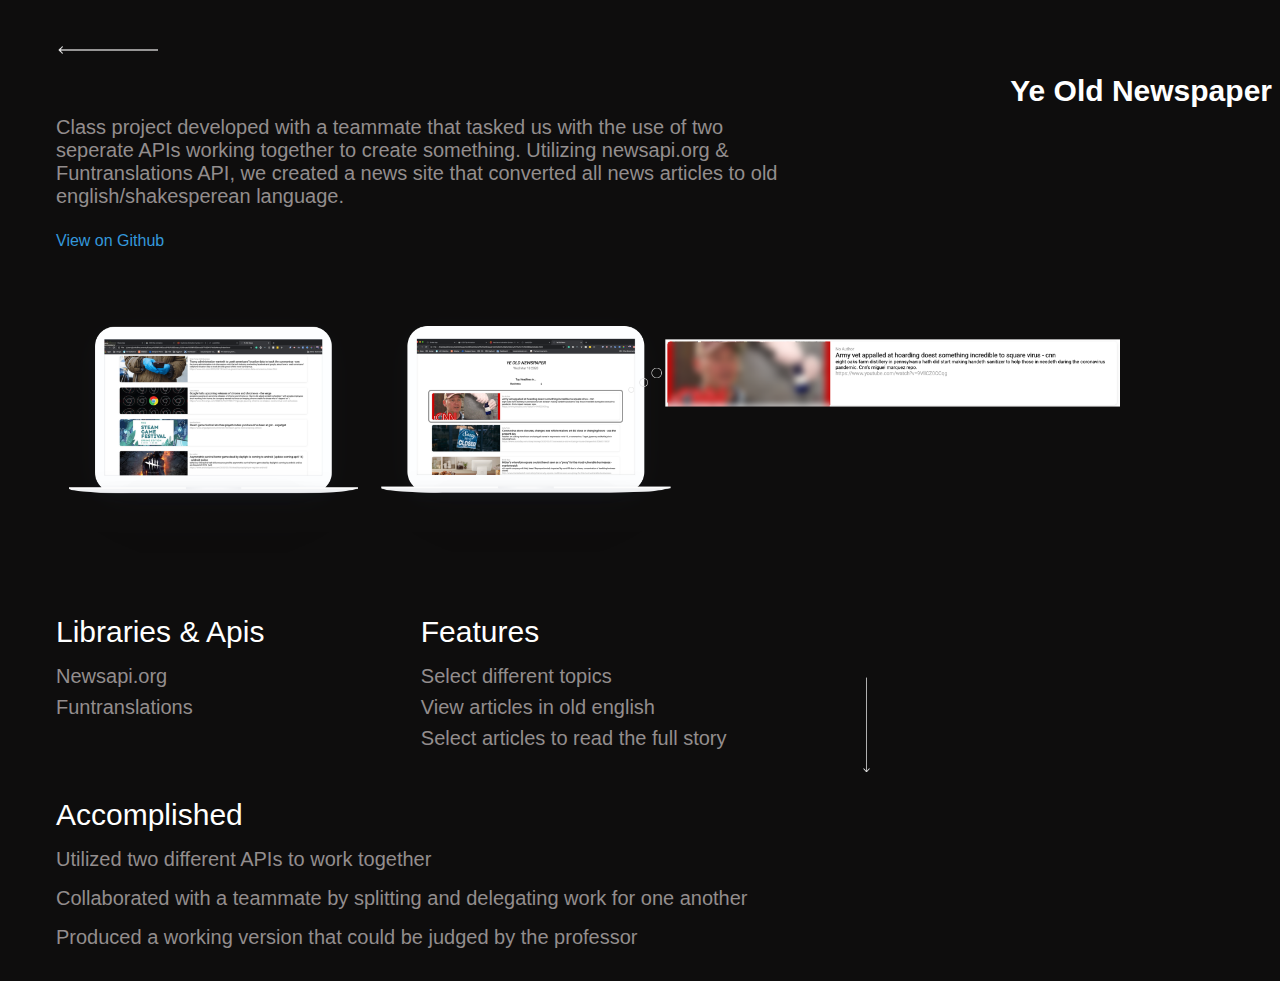
<file: yeoldnews.html>
<!DOCTYPE html>
<html lang="en">
<head>
    <meta charset="UTF-8">
    <meta name="viewport" content="width=device-width, initial-scale=1.0">
    <link rel="stylesheet" type="text/css" href="css/projects.css">
    <title>YeOldNewspaper Website</title>
</head>
<body>
    <div id="container">
        <div id="header">
            <a href="index.html">
                <img id="back-img" src="images/Arrow.png" alt="">
            </a>
            <div id="title-logo">
                <span id="title">Ye Old Newspaper</span>
            </div>
            <span id="descrip">Class project developed with a teammate that tasked us with the use of two seperate APIs working together
                                to create something. Utilizing newsapi.org & Funtranslations API, we created a news site that converted all
                                news articles to old english/shakesperean language.</span>
            <a id="app-link" href="https://github.com/mitchmalinin/YeOldNews" target="_blank">View on Github</a>
        </div>
        <div id="mockup-body">
            <img id="mockup" src="images/yeoldnewspapermockup.png" alt="">
        </div>
        <div id="main">
            <div class="library-stack">
                <span id="sub-title">Libraries & Apis</span>
                <ul id="list">
                    <li>Newsapi.org</li>
                    <li>Funtranslations</li>
                </ul>
            </div>
            <div class="feature-stack">
                <span id="sub-title">Features</span>
                <ul id="tasks-list">
                    <li>Select different topics</li>
                    <li>View articles in old english</li>
                    <li>Select articles to read the full story</li>
                </ul>
            </div>
            <div>
                <img id="down-arrow" src="images/downarrow.png" alt="">
            </div>
        </div>
        <div class="task-stack">
            <span id="sub-title">Accomplished</span>
                <ul id="features-list">
                    <li>Utilized two different APIs to work together</li>
                    <li>Collaborated with a teammate by splitting and delegating work for one another</li>
                    <li>Produced a working version that could be judged by the professor</li>
                </ul>
        </div>
    </div>
</body>
</html>
</file>
<file: css/main.css>
body {
  background-color: #0e0d0d;
  font-family: -apple-system, BlinkMacSystemFont, "Segoe UI", Roboto, Oxygen,
    Ubuntu, Cantarell, "Open Sans", "Helvetica Neue", sans-serif;
  color: white;
  overflow: hidden;
  height: 100vh;
}

div {
  display: flex;
  justify-content: center;
  align-items: center;
  flex-direction: column;
  height: 100%;
}

#particles-js {
  position: absolute;
  z-index: -1;
  width: 100%;
}

#intro {
  height: 15%;
  margin-top: 16px;
}

h1 {
  font-size: 24px;
  font-weight: normal;
  margin-top: 24px;
  margin-bottom: 8px;
}

h2 {
  transform: rotate(-90deg);
}

#ux-title {
  color: #3498db;
}

#first-intro {
  animation: 1s ease-out 0s 1 topToBottom;
}

#secondary-intro {
  color: #3498db;
  margin-top: 0px;
  margin-bottom: 8px;
  animation: 1.1s ease-out 0s 1 slideInFromLeft;
}

#tertiary-intro {
  margin-top: 0px;
  margin-bottom: 32px;
  text-align: center;
  animation: 1.3s ease-out 0s 1 slideInFromRight;
}

#iphone {
  margin: auto;
  width: 480px;
  height: 85%;
  background-image: linear-gradient(#85d8ce, #085078);
  border-style: solid;
  border-width: 8px;
  border-color: #575656;
  border-radius: 30px 30px 0 0;
  border-bottom: none;
  animation: 1.4s ease-out 0s 1 bottomToTop;
}

.grid-container {
  display: grid;
  grid-column-gap: 32px;
  grid-row-gap: 24px;
  grid-auto-rows: 100px;
  margin-top: 24px;
}

.hedge-col-1 {
  grid-column-start: 1;
  grid-column-end: 1;
  grid-row-start: 1;
  grid-row-end: 1;
}

.shake-col-2 {
  grid-column-start: 2;
  grid-column-end: 2;
  grid-row-start: 1;
  grid-row-end: 1;
}

.kratos-col-3 {
  grid-column-start: 3;
  grid-column-end: 3;
  grid-row-start: 1;
  grid-row-end: 1;
}

.eggseek-col-4 {
  grid-column-start: 4;
  grid-column-end: 4;
  grid-row-start: 1;
  grid-row-end: 1;
}

.diskspace-col-1 {
  grid-column-start: 1;
  grid-column-end: 1;
  grid-row-start: 2;
  grid-row-end: 2;
}

.rgb-col-2 {
  grid-column-start: 2;
  grid-column-end: 2;
  grid-row-start: 2;
  grid-row-end: 2;
}

.qtranslate-col-3 {
  grid-column-start: 3;
  grid-column-end: 3;
  grid-row-start: 2;
  grid-row-end: 2;
}

.tippycalc-col-4 {
  grid-column-start: 4;
  grid-column-end: 4;
  grid-row-start: 2;
  grid-row-end: 2;
}

.yeoldnews-col-1 {
  grid-column-start: 1;
  grid-column-end: 1;
  grid-row-start: 3;
  grid-row-end: 3;
}

#app-img {
  width: 70px;
  height: 70px;
  margin-bottom: 8px;
  -webkit-filter: drop-shadow(2px 2px 2px rgba(0, 0, 0, 0.3));
  filter: drop-shadow(2px 2px 2px rgba(0, 0, 0, 0.3));
}

#app-title {
  color: inherit;
  text-decoration: none;
  display: flex;
  flex-direction: column;
  justify-content: center;
  align-items: center;
}

#app:hover {
  cursor: pointer;
  animation: shake 1s;
  animation-iteration-count: infinite;
}

.dock-bar {
  display: flex;
  flex-direction: row;
  justify-content: space-evenly;
  width: 90%;
  height: 120px;
  background-color: rgba(0, 0, 0, 0.15);
  border-radius: 15px;
  margin-bottom: 24px;
  padding-top: 16px;
  padding-bottom: 16px;
}

@keyframes shake {
  0% {
    transform: translate(1px, 1px) rotate(0deg);
  }
  10% {
    transform: translate(-1px, -2px) rotate(-1deg);
  }
  20% {
    transform: translate(-3px, 0px) rotate(1deg);
  }
  30% {
    transform: translate(3px, 2px) rotate(0deg);
  }
  40% {
    transform: translate(1px, -1px) rotate(1deg);
  }
  50% {
    transform: translate(-1px, 2px) rotate(-1deg);
  }
  60% {
    transform: translate(-3px, 1px) rotate(0deg);
  }
  70% {
    transform: translate(3px, 1px) rotate(-1deg);
  }
  80% {
    transform: translate(-1px, -1px) rotate(1deg);
  }
  90% {
    transform: translate(1px, 2px) rotate(0deg);
  }
  100% {
    transform: translate(1px, -2px) rotate(-1deg);
  }
}

@keyframes slideInFromLeft {
  0% {
    transform: translateX(-500%);
  }
  100% {
    transform: translateX(0);
  }
}

@keyframes slideInFromRight {
  0% {
    transform: translateX(500%);
  }
  100% {
    transform: translateX(0);
  }
}

@keyframes topToBottom {
  0% {
    transform: translateY(-500%);
  }
  100% {
    transform: translateY(0);
  }
}

@keyframes bottomToTop {
  0% {
    transform: translateY(500%);
  }
  100% {
    transform: translateY(0);
  }
}

/*For iPhone X*/
@media only screen and (max-width: 375px) and (max-height: 812px) {
  body {
    margin: 0px;
  }

  #particles-js {
    width: 375px;
    height: 800px;
  }

  #main-div {
    width: 300px;
    height: 800px;
    margin: auto;
  }

  #intro {
    margin-top: 48px;
  }

  #first-intro {
    font-size: 22px;
  }

  #secondary-intro {
    font-size: 22px;
  }

  #tertiary-intro {
    font-size: 22px;
  }

  #iphone {
    background-image: none;
    border: none;
    width: inherit;
  }

  .grid-container {
    display: grid;
    grid-column-gap: 16px;
    grid-row-gap: 40px;
    grid-auto-rows: 100px;
    margin-top: 56px;
  }

  #app-title {
    font-size: 14px;
  }

  .dock-bar {
    width: 350px;
    margin-bottom: 200px;
  }
}

/*For iPhone 6,7, 8 Plus*/
@media only screen and (min-width: 401px) and (max-width: 420px) {
  body {
    margin: 0px;
  }

  #particles-js {
    width: 480px;
    height: 850px;
  }

  #main-div {
    width: 480px;
    height: 850px;
    margin: auto;
  }

  #intro {
    margin-top: 40px;
  }

  #iphone {
    background-image: none;
    border: none;
  }

  .dock-bar {
    width: 95%;
  }
}

/*For iPhone 6,7, 8*/
@media only screen and (max-height: 667px) and (max-width: 400px) {
  body {
    margin: 0px;
  }

  #particles-js {
    width: 480px;
    height: 850px;
  }

  #main-div {
    width: 480px;
    height: 850px;
    margin: auto;
  }

  #intro {
    margin-top: 40px;
  }

  #iphone {
    background-image: none;
    border: none;
  }

  .dock-bar {
    width: 95%;
    margin-bottom: 16px;
  }
}

/*Pixel 2 XL*/
@media only screen and (max-height: 823px) and (max-width: 411px) and (min-width: 400px) {
  body {
    margin: 0px;
  }

  #particles-js {
    width: 375px;
    height: 800px;
  }

  #main-div {
    width: 300px;
    height: 800px;
    margin: auto;
  }

  #intro {
    margin-top: 48px;
  }

  #first-intro {
    font-size: 22px;
  }

  #secondary-intro {
    font-size: 22px;
  }

  #tertiary-intro {
    font-size: 22px;
  }

  #iphone {
    background-image: none;
    border: none;
    width: inherit;
  }

  .grid-container {
    display: grid;
    grid-row-gap: 40px;
    grid-auto-rows: 100px;
    margin-top: 56px;
  }

  #app-title {
    font-size: 14px;
  }

  .dock-bar {
    width: 400px;
    margin-bottom: 0px;
  }
}

/*Pixel 2*/
@media only screen and (max-height: 667px) and (max-width: 375px) {
  body {
    margin: 0px;
  }

  #particles-js {
    width: 375px;
    height: 800px;
  }

  #main-div {
    width: 300px;
    height: 800px;
    margin: auto;
  }

  #intro {
    margin-top: 48px;
  }

  #first-intro {
    font-size: 22px;
  }

  #secondary-intro {
    font-size: 22px;
  }

  #tertiary-intro {
    font-size: 22px;
  }

  #iphone {
    background-image: none;
    border: none;
    width: inherit;
  }

  .grid-container {
    display: grid;
    grid-column-gap: 16px;
    grid-row-gap: 40px;
    grid-auto-rows: 100px;
    margin-top: 40px;
  }

  #app-title {
    font-size: 14px;
  }

  .dock-bar {
    width: 350px;
    height: 250px;
    margin-bottom: 170px;
  }
}

/*iPhone 11*/
@media only screen and (max-height: 736px) and (max-width: 414px) and (min-width: 400px) {
  body {
    margin: 0px;
  }

  #particles-js {
    width: 375px;
    height: 800px;
  }

  #main-div {
    width: 300px;
    height: 800px;
    margin: auto;
  }

  #intro {
    margin-top: 48px;
  }

  #first-intro {
    font-size: 22px;
  }

  #secondary-intro {
    font-size: 22px;
  }

  #tertiary-intro {
    font-size: 22px;
  }

  #iphone {
    background-image: none;
    border: none;
    width: inherit;
  }

  .grid-container {
    display: grid;
    grid-row-gap: 40px;
    grid-auto-rows: 100px;
    margin-top: 56px;
  }

  #app-title {
    font-size: 14px;
  }

  .dock-bar {
    width: 400px;
    margin-bottom: 72px;
  }
}

/*iPhone 11*/
@media only screen and (max-height: 896px) and (max-width: 414px) and (min-width: 400px) {
  body {
    margin: 0px;
  }

  #particles-js {
    width: 375px;
    height: 896px;
  }

  #main-div {
    width: 300px;
    height: 896px;
    margin: auto;
  }

  #intro {
    margin-top: 48px;
  }

  #first-intro {
    font-size: 22px;
  }

  #secondary-intro {
    font-size: 22px;
  }

  #tertiary-intro {
    font-size: 22px;
  }

  #iphone {
    background-image: none;
    border: none;
    width: inherit;
  }

  .grid-container {
    display: grid;
    grid-row-gap: 40px;
    grid-auto-rows: 100px;
    margin-top: 56px;
  }

  #app-title {
    font-size: 14px;
  }

  .dock-bar {
    width: 400px;
    height: 250px;
    margin-bottom: 200px;
  }
}
</file>
<file: css/about.css>
body {
    background-color: rgba(0, 0, 0, 0.88);
    font-family: -apple-system, BlinkMacSystemFont, 'Segoe UI', Roboto, Oxygen, Ubuntu, Cantarell, 'Open Sans', 'Helvetica Neue', sans-serif;
    color: white;
    margin-left: 16px;
    height: 100vh;
}

#back-img {
    width: 100px;
    padding-left: 2px;
    margin-top: 48px;
    animation: 0.9s ease-out 0s 1 slideInFromLeft;
}

h1 {
    margin-top: 8px;
    animation: 1.0s ease-out 0s 1 slideInFromLeft;
}

#descrip {
    color: #938D8D;
    animation: 1.1s ease-out 0s 1 slideInFromLeft;
}

#seperator {
    width: 100%;
    height: 1px;
    background-color: white;
    opacity: 0.2;
    margin-bottom: 40px;
    animation: 1.1s ease-out 0s 1 slideInFromLeft;
}

#chat {
    margin-top: 40px;
    animation: 1.3s ease-out 0s 1 slideInFromLeft;
}

h3 {
    font-weight: 700;
    animation: 1.2s ease-out 0s 1 slideInFromLeft;
}

a {
    color: #3498DB;
    text-decoration: none;
}

@keyframes slideInFromLeft {
    0% {
      transform: translateX(-500%);
    }
    100% {
      transform: translateX(0);
    }
}
</file>
<file: css/projects.css>
body {
    background-color: #0E0D0D;
    font-family: -apple-system, BlinkMacSystemFont, 'Segoe UI', Roboto, Oxygen, Ubuntu, Cantarell, 'Open Sans', 'Helvetica Neue', sans-serif;
    color: white;
    height: 100vh;
}

div {
    display: flex;
    justify-content: left;
    align-items: left;
    flex-direction: column;
    height: 100%;
}

#header {
    height: 20%;
    margin-top: 32px;
    margin-left: 48px;
}


#back-img {
    width: 100px;
    padding-left: 2px;
    animation: 0.9s ease-out 0s 1 slideInFromLeft;
}

#title-logo {
    display: flex;
    flex-direction: row;
    align-items: center;
    justify-content: end;
    margin-top: 16px;
    margin-bottom: 8px;
    animation: 1.0s ease-out 0s 1 slideInFromLeft;
}

#logo {
    width: 5%;
}

#title {
    /* margin-left: 16px; */
    font-size: 30px;
    font-weight: bold;
}

#app-link {
    margin-top: 24px;
    margin-bottom: 8px;
    text-decoration: none;
    color: #3498DB;
    animation: 1.1s ease-out 0s 1 slideInFromRight;
}

#descrip {
    margin-top: 0px;
    width: 60%;
    color: #938D8D;
    font-weight: normal;
    font-size: 20px;
    animation: 1.1s ease-out 0s 1 slideInFromRight;
}

#sub-title {
    /* text-decoration: underline; */
    margin-top: 24px;
    margin-bottom: 0px;
    font-size: 30px;
    font-weight: 300;
}

#mockup-body {
    margin-top: 24px;
    margin-left: 32px;
    animation: 1.1s ease-out 0s 1 slideInFromRight;
}

#mockup {
    width: 90%;
}

#main {
    display: flex;
    flex-direction: row;
    margin-left: 48px;
    animation: 1.2s ease-out 0s 1 bottomToTop;
}

.library-stack {
    width: 30%;
}

.task-stack {
    margin-left: 48px;
    margin-top: 0px;
    margin-bottom: 48px;
    animation: 1.2s ease-out 0s 1 bottomToTop;
}


#down-arrow {
    margin-left: 136px;
    height: 95px;
    margin-top: 60%;
}

#list {
    list-style-type: none;
    padding-left: 0px;
    margin-top: 16px;
}

#tasks-list {
    list-style-type: none;
    padding-left: 0px;
    margin-top: 16px;
}

#tasks-list li {
    font-size: 20px;
    margin-bottom: 8px;
    font-weight: 300;
    color: #938D8D;
}

#features-list {
    list-style-type: none;
    padding-left: 0px;
    margin-top: 16px;
}

#features-list li {
    font-size: 20px;
    margin-bottom: 16px;
    font-weight: 300;
    color: #938D8D;
}

#list li {
    font-size: 20px;
    margin-bottom: 8px;
    font-weight: 300;
    color: #938D8D;

}

@keyframes move {
    0% {
      margin-top: 50%;
    }
    100% {
        margin-top: 60%;
    }
}

@keyframes slideInFromLeft {
    0% {
      transform: translateX(-500%);
    }
    100% {
      transform: translateX(0);
    }
}

@keyframes slideInFromRight {
    0% {
      transform: translateX(500%);
    }
    100% {
      transform: translateX(0);
    }
}

@keyframes topToBottom {
    0% {
      transform: translateY(-500%);
    }
    100% {
      transform: translateY(0);
    }
}

@keyframes bottomToTop {
    0% {
      transform: translateY(500%);
    }
    100% {
      transform: translateY(0);
    }
}
</file>
<file: css/social.css>
body {
    background-color: rgba(0, 0, 0, 0.88);
    font-family: -apple-system, BlinkMacSystemFont, 'Segoe UI', Roboto, Oxygen, Ubuntu, Cantarell, 'Open Sans', 'Helvetica Neue', sans-serif;
    color: white;
    margin-left: 40px;
    height: 100vh;
}

#back-img {
    width: 100px;
    padding-left: 2px;
    margin-top: 40px;
    animation: 1.0s ease-out 0s 1 slideInFromLeft;
}

h1 {
    margin-bottom: 40px;
    animation: 1.0s ease-out 0s 1 slideInFromLeft;
}

a {
    display: flex;
    align-items: center;
    text-decoration: none;
    margin-bottom: 16px;
    animation: 1.1s ease-out 0s 1 slideInFromLeft;

}

span {
    color: #3498DB;
    font-weight: bold;
}

img {
    width: 2%;
    margin-right: 16px;
}

@keyframes slideInFromLeft {
    0% {
      transform: translateX(-500%);
    }
    100% {
      transform: translateX(0);
    }
}
</file>
<file: css/work.css>
body {
    background-color: rgba(0, 0, 0, 0.88);
    font-family: -apple-system, BlinkMacSystemFont, 'Segoe UI', Roboto, Oxygen, Ubuntu, Cantarell, 'Open Sans', 'Helvetica Neue', sans-serif;
    color: white;
    margin-left: 40px;
    height: 100vh;
}

#back-img {
    width: 100px;
    padding-left: 2px;
    margin-top: 40px;
    animation: 1.1s ease-out 0s 1 slideInFromLeft;
}

h1 {
    margin-top: 8px;
    margin-bottom: 16px;
    animation: 1.1s ease-out 0s 1 slideInFromLeft;
}

strike {
    text-decoration-color: red;
    text-decoration-style: wavy;
}

#work-cell {
    display: flex;
    flex-direction: column;
}

.current {
    margin-bottom: 8px;
    animation: 1.2s ease-out 0s 1 slideInFromLeft;
}

.current-1 {
    margin-bottom: 16px;
    animation: 1.2s ease-out 0s 1 slideInFromLeft;
}

.cell-1 {
    animation: 1.3s ease-out 0s 1 slideInFromLeft;
}

.cell-2 {
    animation: 1.4s ease-out 0s 1 slideInFromLeft;
}

.cell-3 {
    animation: 1.5s ease-out 0s 1 slideInFromLeft;
}

h4 {
    color: #938D8D;
    opacity: 0.5;
    margin-bottom: 8px;
}

h2 {
    color: #3498DB;
    margin-top: 0px;
    margin-bottom: 0px;
    font-weight: bold;
}

h3 {
    margin-top: 0px;
    margin-bottom: 0px;
}

#work-location {
    font-weight: 500;
}

#work-period {
    color: #938D8D;
    margin-bottom: 16px;
    font-weight: 500;
}

#work-descrip {
    font-weight: 400;
}

#seperator {
    width: 70%;
    height: 1px;
    background-color: white;
    opacity: 0.2;
    margin-top: 16px;
    margin-bottom: 24px;
}

@keyframes slideInFromLeft {
    0% {
      transform: translateX(-500%);
    }
    100% {
      transform: translateX(0);
    }
}
</file>
